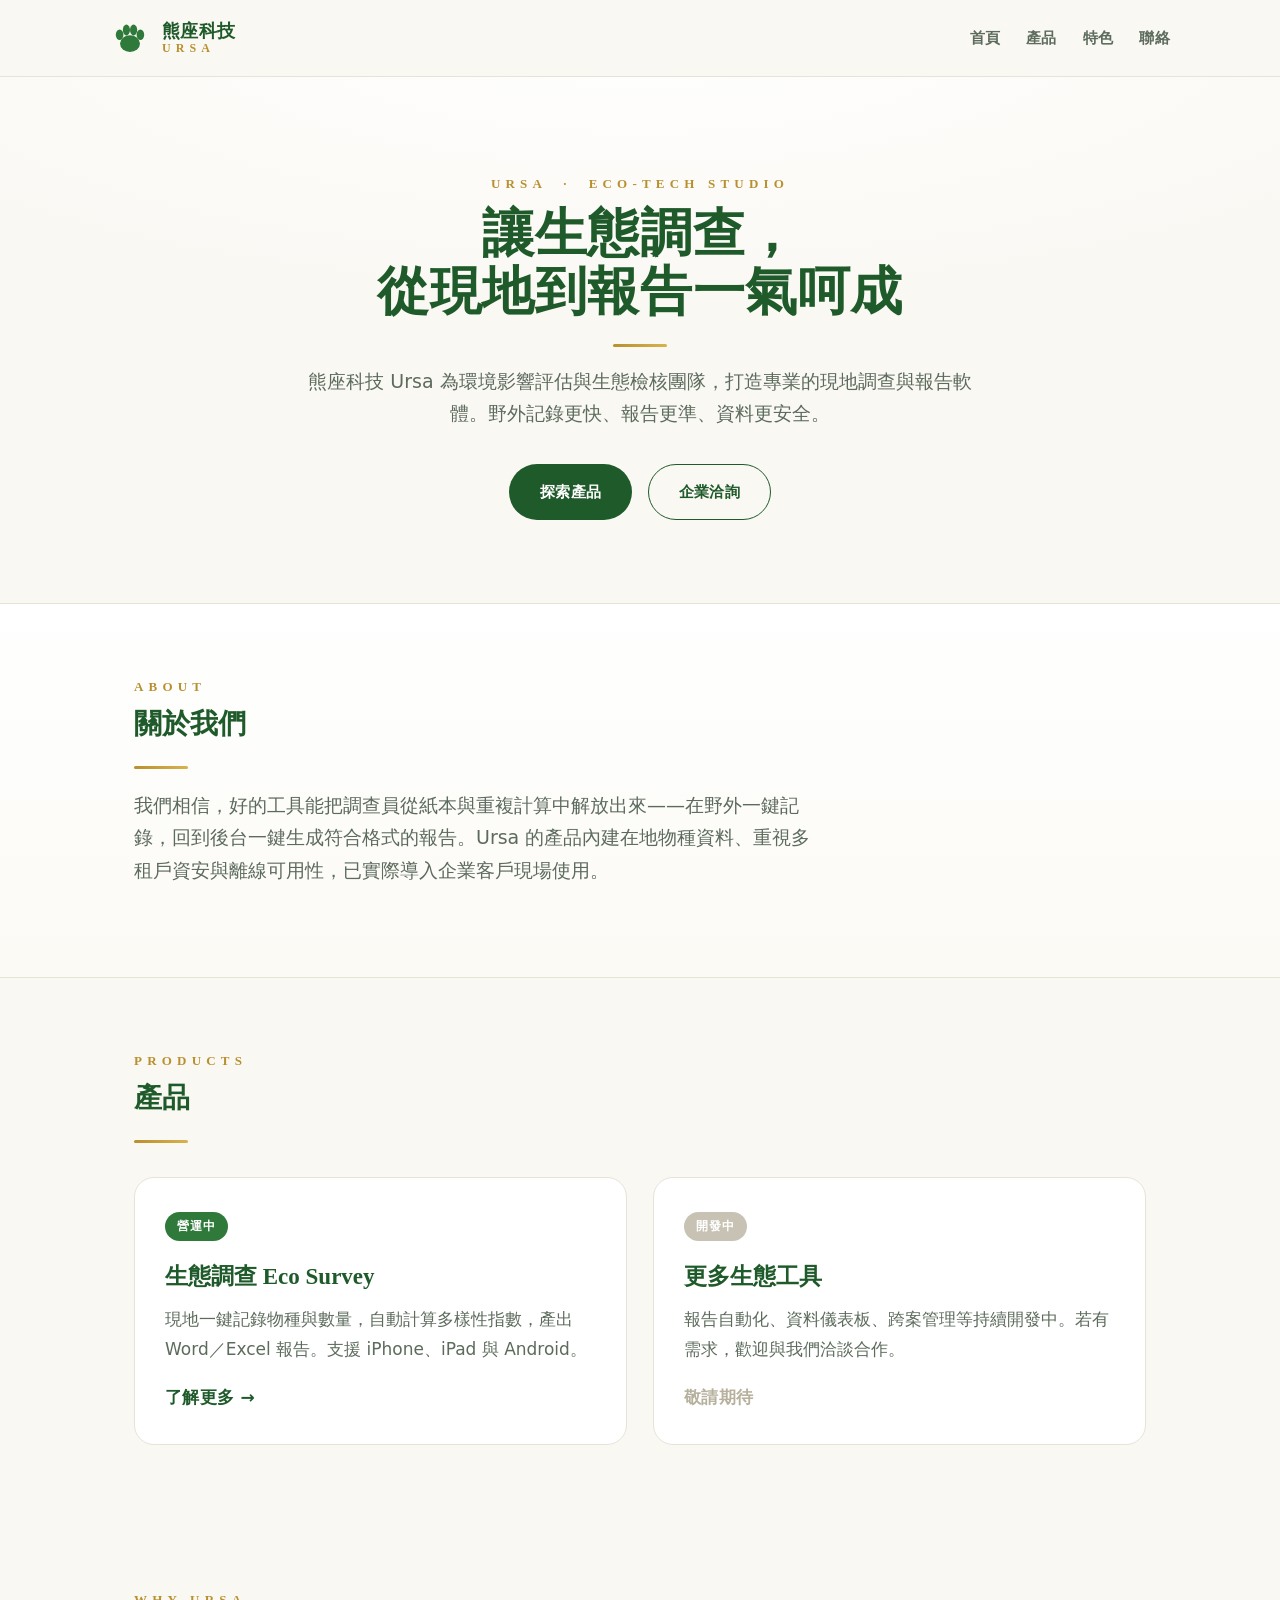
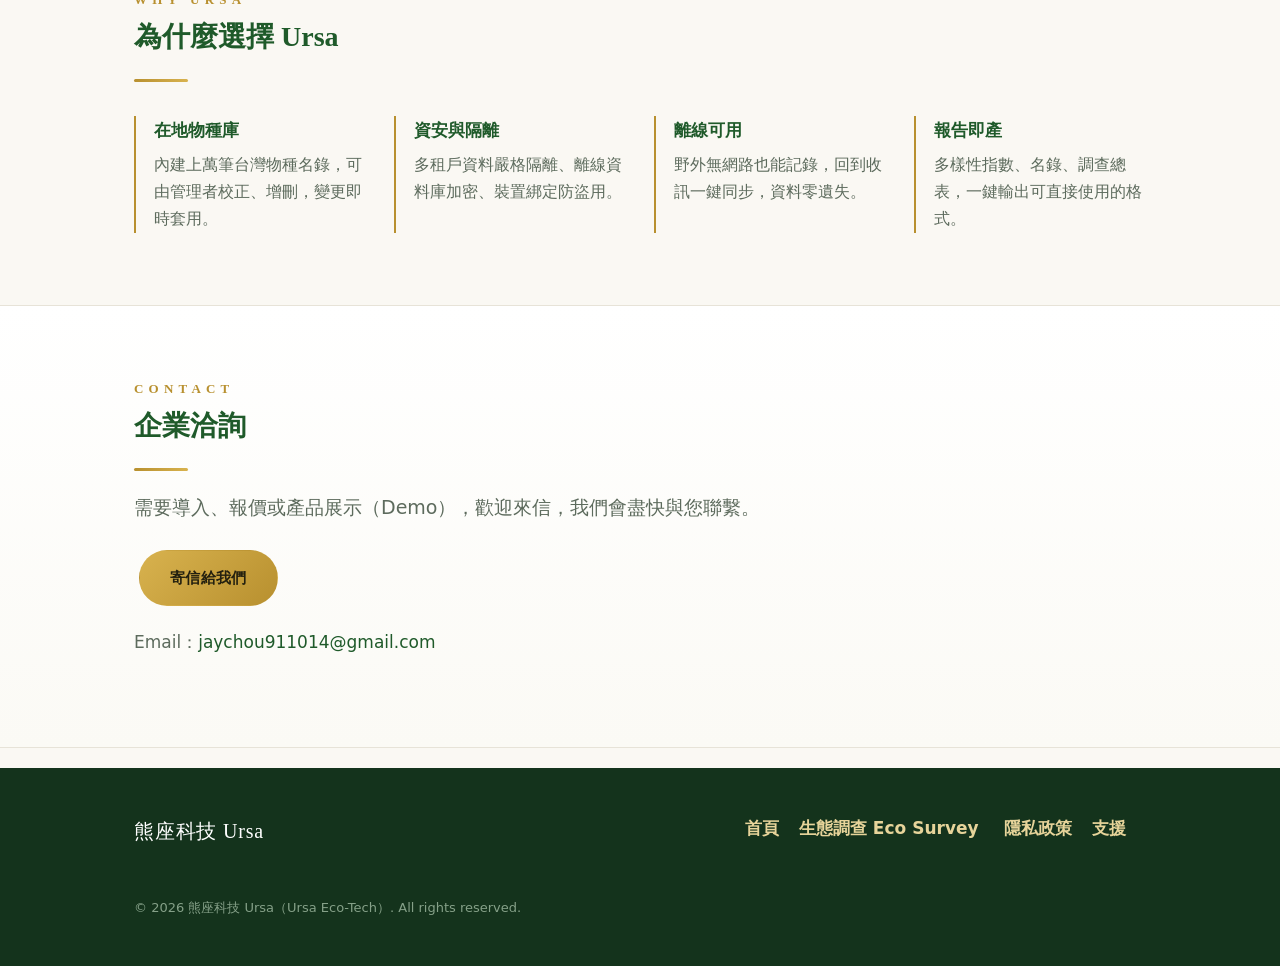
<file: index.html>
<!DOCTYPE html>
<html lang="zh-Hant">
<head>
<meta charset="UTF-8">
<meta name="viewport" content="width=device-width, initial-scale=1.0">
<title>熊座科技 Ursa — 生態調查與報告軟體</title>
<meta name="description" content="熊座科技 Ursa：為環境影響評估與生態檢核團隊，打造從現地調查到報告產出的一站式軟體。">
<link rel="stylesheet" href="style.css">
</head>
<body>
<header class="site-head">
  <div class="container head-row">
    <a class="brand" href="index.html">
      <svg class="mark" viewBox="0 0 100 100" aria-hidden="true"><g fill="#2f7a3a">
        <ellipse cx="50" cy="64" rx="25" ry="21"/><ellipse cx="24" cy="42" rx="9.5" ry="13"/>
        <ellipse cx="41" cy="30" rx="9" ry="13.5"/><ellipse cx="59" cy="30" rx="9" ry="13.5"/>
        <ellipse cx="76" cy="42" rx="9.5" ry="13"/></g></svg>
      <span class="name"><b>熊座科技</b><span>URSA</span></span>
    </a>
    <nav class="site-nav"><a href="index.html">首頁</a><a href="#products">產品</a><a href="#why">特色</a><a href="#contact">聯絡</a></nav>
  </div>
</header>

<section class="hero">
  <div class="container">
    <div class="eyebrow">Ursa &nbsp;·&nbsp; Eco-Tech Studio</div>
    <h1>讓生態調查，<br>從現地到報告一氣呵成</h1>
    <div class="rule"></div>
    <p class="lead">熊座科技 Ursa 為環境影響評估與生態檢核團隊，打造專業的現地調查與報告軟體。野外記錄更快、報告更準、資料更安全。</p>
    <a class="btn btn-primary" href="#products">探索產品</a>
    <a class="btn btn-outline" href="#contact">企業洽詢</a>
  </div>
</section>

<div class="band"><div class="container"><section>
  <div class="eyebrow">About</div>
  <h2>關於我們</h2><div class="rule"></div>
  <p class="lead" style="margin-top:20px">我們相信，好的工具能把調查員從紙本與重複計算中解放出來——在野外一鍵記錄，回到後台一鍵生成符合格式的報告。Ursa 的產品內建在地物種資料、重視多租戶資安與離線可用性，已實際導入企業客戶現場使用。</p>
</section></div></div>

<div class="container">
  <section id="products">
    <div class="eyebrow">Products</div>
    <h2>產品</h2><div class="rule"></div>
    <div class="grid">
      <a class="product" href="eco-survey.html">
        <span class="tag">營運中</span>
        <h3>生態調查 Eco Survey</h3>
        <p>現地一鍵記錄物種與數量，自動計算多樣性指數，產出 Word／Excel 報告。支援 iPhone、iPad 與 Android。</p>
        <div class="go">了解更多 &rarr;</div>
      </a>
      <div class="product" style="cursor:default">
        <span class="tag soon">開發中</span>
        <h3>更多生態工具</h3>
        <p>報告自動化、資料儀表板、跨案管理等持續開發中。若有需求，歡迎與我們洽談合作。</p>
        <div class="go" style="color:#b6b09c">敬請期待</div>
      </div>
    </div>
  </section>

  <section id="why">
    <div class="eyebrow">Why Ursa</div>
    <h2>為什麼選擇 Ursa</h2><div class="rule"></div>
    <div class="values">
      <div class="value"><h4>在地物種庫</h4><p>內建上萬筆台灣物種名錄，可由管理者校正、增刪，變更即時套用。</p></div>
      <div class="value"><h4>資安與隔離</h4><p>多租戶資料嚴格隔離、離線資料庫加密、裝置綁定防盜用。</p></div>
      <div class="value"><h4>離線可用</h4><p>野外無網路也能記錄，回到收訊一鍵同步，資料零遺失。</p></div>
      <div class="value"><h4>報告即產</h4><p>多樣性指數、名錄、調查總表，一鍵輸出可直接使用的格式。</p></div>
    </div>
  </section>
</div>

<div class="band"><div class="container"><section id="contact">
  <div class="eyebrow">Contact</div>
  <h2>企業洽詢</h2><div class="rule"></div>
  <p class="lead" style="margin-top:20px">需要導入、報價或產品展示（Demo），歡迎來信，我們會盡快與您聯繫。</p>
  <p style="margin-top:22px"><a class="btn btn-gold" href="mailto:jaychou911014@gmail.com">寄信給我們</a></p>
  <p class="muted" style="margin-top:12px">Email：<a href="mailto:jaychou911014@gmail.com">jaychou911014@gmail.com</a></p>
</section></div></div>

<footer class="site-foot">
  <div class="container cols">
    <div class="fbrand">熊座科技 Ursa</div>
    <div>
      <a href="index.html">首頁</a><a href="eco-survey.html">生態調查 Eco Survey</a>
      <a href="privacy.html">隱私政策</a><a href="support.html">支援</a>
    </div>
    <div class="fine">© 2026 熊座科技 Ursa（Ursa Eco-Tech）. All rights reserved.</div>
  </div>
</footer>
</body>
</html>
</file>
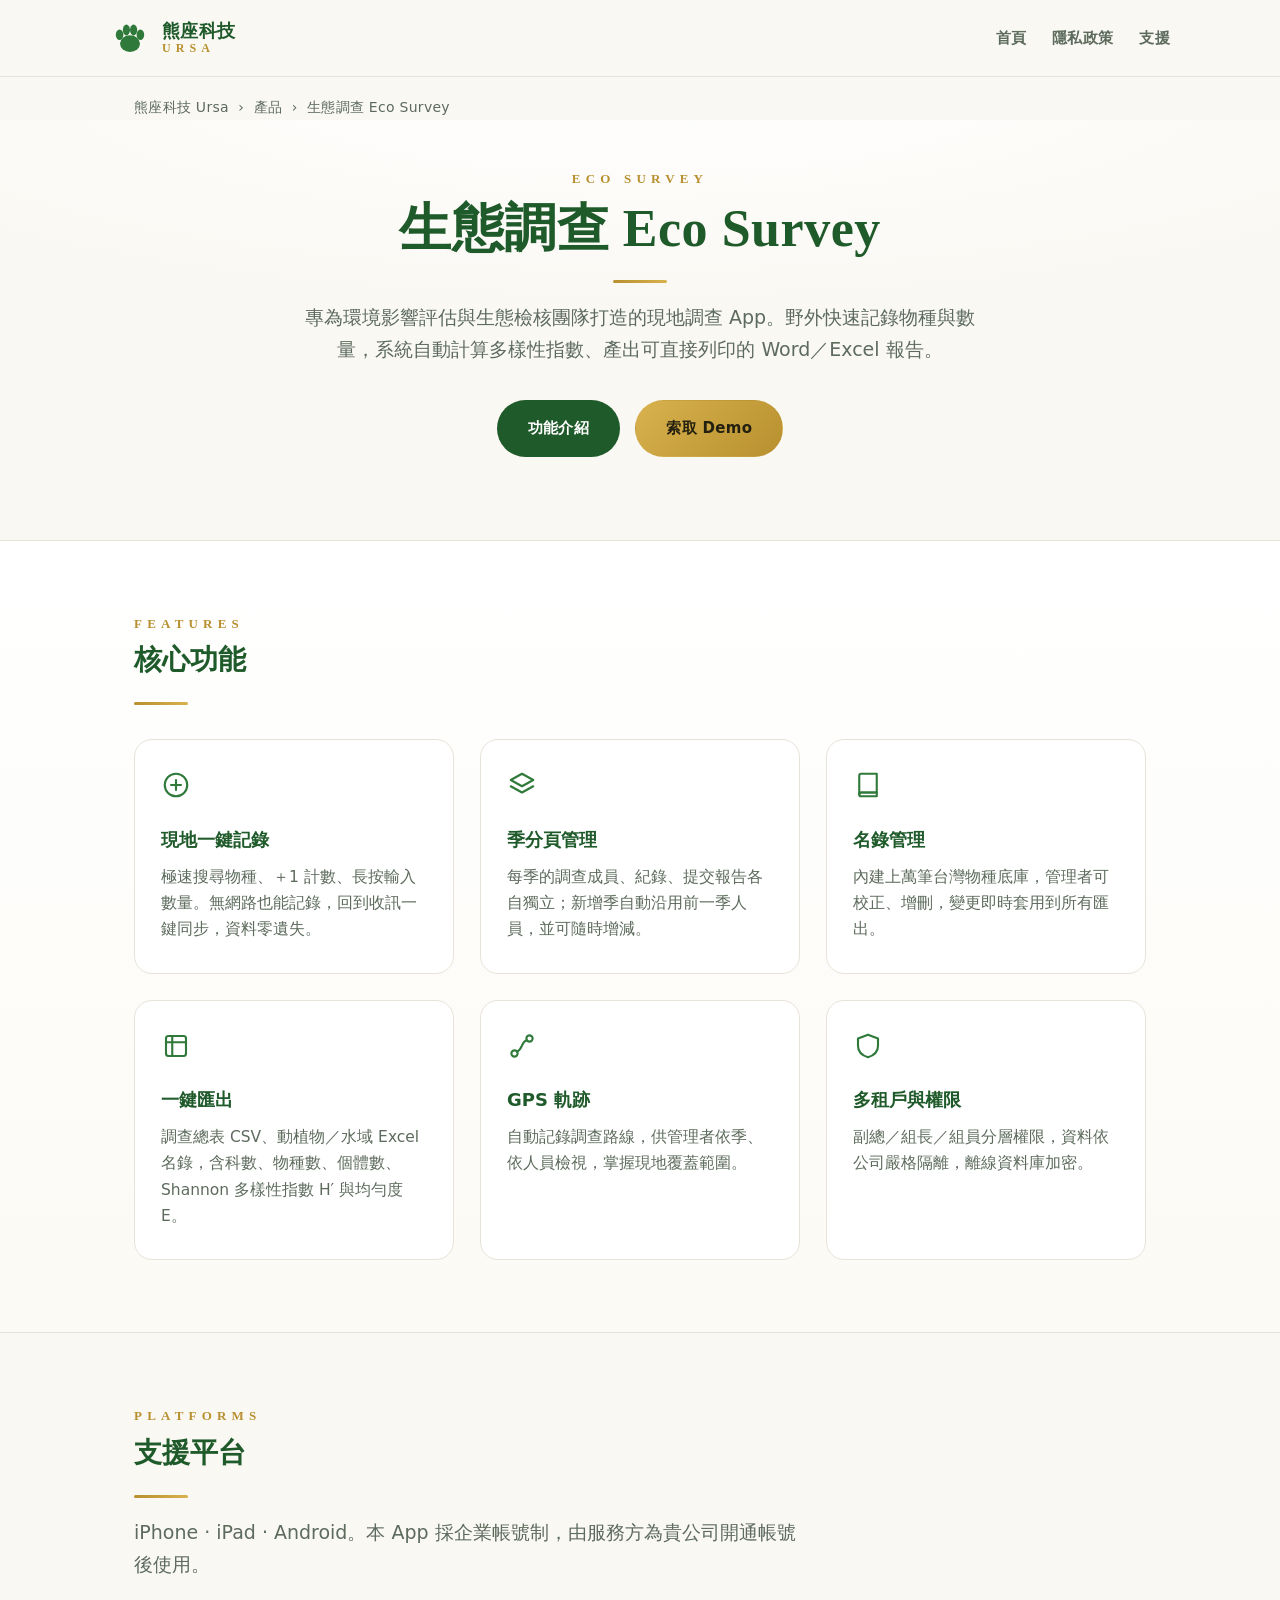
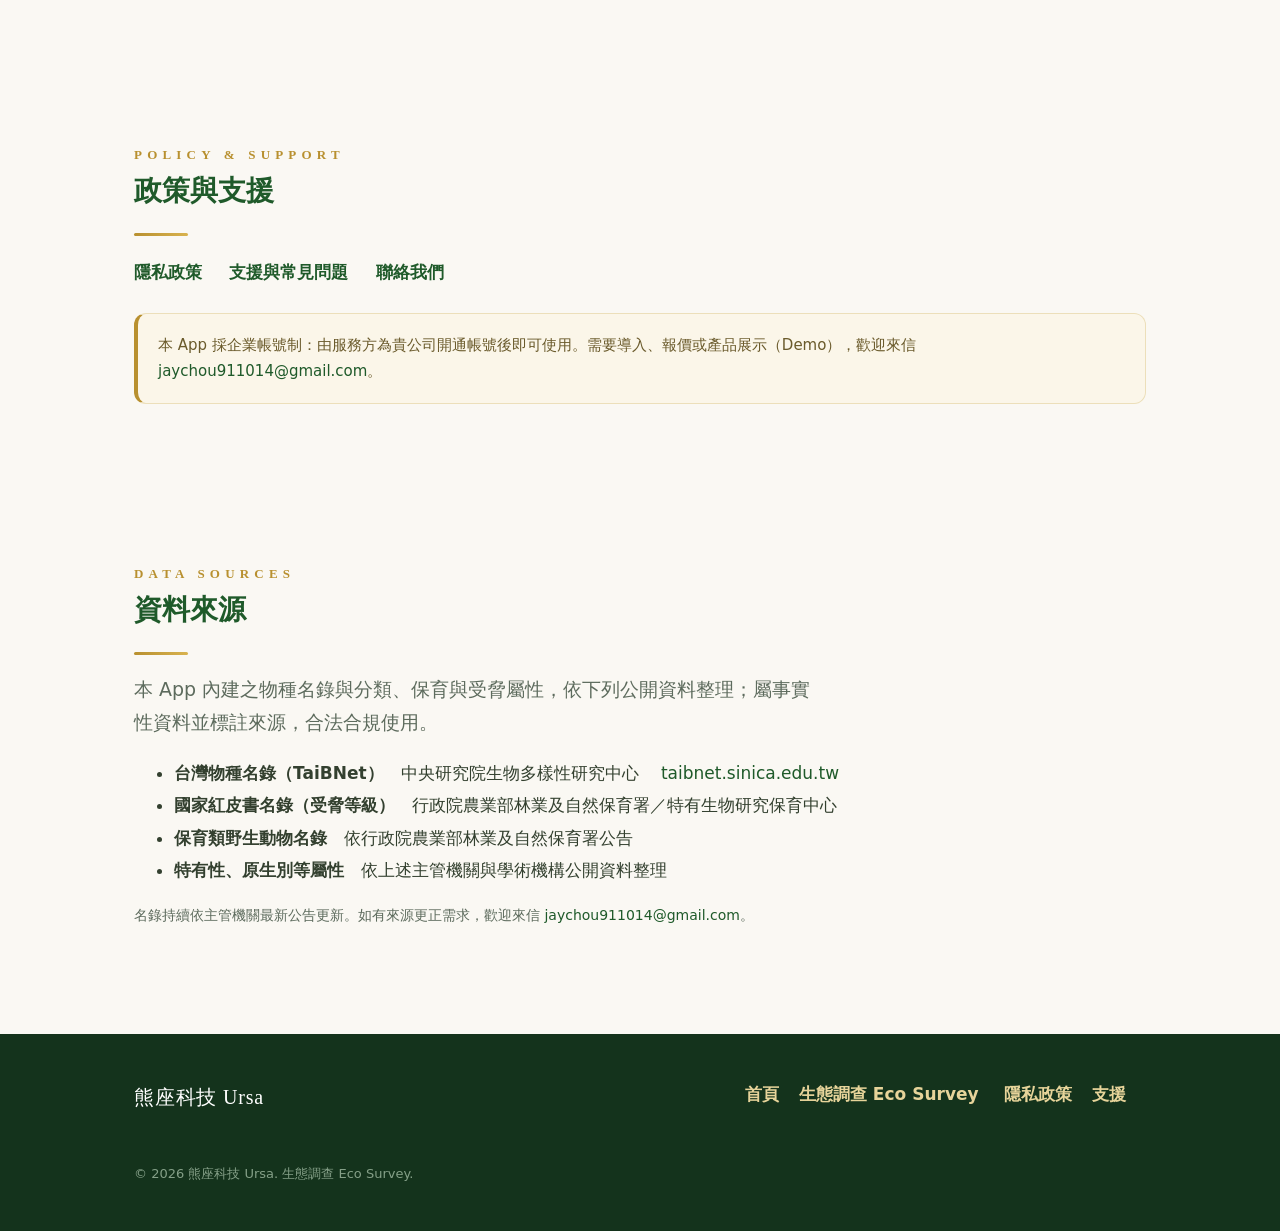
<file: eco-survey.html>
<!DOCTYPE html>
<html lang="zh-Hant">
<head>
<meta charset="UTF-8">
<meta name="viewport" content="width=device-width, initial-scale=1.0">
<title>生態調查 Eco Survey — 熊座科技 Ursa</title>
<meta name="description" content="生態調查 Eco Survey：現地一鍵記錄物種，後台一鍵產出 Word/Excel 報告與多樣性指數。熊座科技 Ursa 出品。">
<link rel="stylesheet" href="style.css">
</head>
<body>
<header class="site-head">
  <div class="container head-row">
    <a class="brand" href="index.html">
      <svg class="mark" viewBox="0 0 100 100" aria-hidden="true"><g fill="#2f7a3a">
        <ellipse cx="50" cy="64" rx="25" ry="21"/><ellipse cx="24" cy="42" rx="9.5" ry="13"/>
        <ellipse cx="41" cy="30" rx="9" ry="13.5"/><ellipse cx="59" cy="30" rx="9" ry="13.5"/>
        <ellipse cx="76" cy="42" rx="9.5" ry="13"/></g></svg>
      <span class="name"><b>熊座科技</b><span>URSA</span></span>
    </a>
    <nav class="site-nav"><a href="index.html">首頁</a><a href="privacy.html">隱私政策</a><a href="support.html">支援</a></nav>
  </div>
</header>

<div class="container">
  <div class="crumb"><a href="index.html">熊座科技 Ursa</a> &nbsp;&rsaquo;&nbsp; 產品 &nbsp;&rsaquo;&nbsp; 生態調查 Eco Survey</div>
</div>

<section class="hero" style="padding-top:48px">
  <div class="container">
    <div class="eyebrow">Eco Survey</div>
    <h1>生態調查 Eco Survey</h1>
    <div class="rule"></div>
    <p class="lead">專為環境影響評估與生態檢核團隊打造的現地調查 App。野外快速記錄物種與數量，系統自動計算多樣性指數、產出可直接列印的 Word／Excel 報告。</p>
    <a class="btn btn-primary" href="#features">功能介紹</a>
    <a class="btn btn-gold" href="mailto:jaychou911014@gmail.com">索取 Demo</a>
  </div>
</section>

<div class="band"><div class="container"><section id="features">
  <div class="eyebrow">Features</div>
  <h2>核心功能</h2><div class="rule"></div>
  <div class="grid">
    <div class="card">
      <svg class="ic" viewBox="0 0 24 24" fill="none" stroke="currentColor" stroke-width="1.7" stroke-linecap="round" stroke-linejoin="round"><circle cx="12" cy="12" r="9"/><path d="M12 8v8M8 12h8"/></svg>
      <h3>現地一鍵記錄</h3><p>極速搜尋物種、＋1 計數、長按輸入數量。無網路也能記錄，回到收訊一鍵同步，資料零遺失。</p>
    </div>
    <div class="card">
      <svg class="ic" viewBox="0 0 24 24" fill="none" stroke="currentColor" stroke-width="1.7" stroke-linecap="round" stroke-linejoin="round"><path d="M12 3l9 5-9 5-9-5 9-5z"/><path d="M3 13l9 5 9-5"/></svg>
      <h3>季分頁管理</h3><p>每季的調查成員、紀錄、提交報告各自獨立；新增季自動沿用前一季人員，並可隨時增減。</p>
    </div>
    <div class="card">
      <svg class="ic" viewBox="0 0 24 24" fill="none" stroke="currentColor" stroke-width="1.7" stroke-linecap="round" stroke-linejoin="round"><path d="M5 4.5A1.5 1.5 0 0 1 6.5 3H19v15H6.5A1.5 1.5 0 0 0 5 19.5z"/><path d="M5 19.5A1.5 1.5 0 0 1 6.5 18H19v3H6.5A1.5 1.5 0 0 1 5 19.5z"/></svg>
      <h3>名錄管理</h3><p>內建上萬筆台灣物種底庫，管理者可校正、增刪，變更即時套用到所有匯出。</p>
    </div>
    <div class="card">
      <svg class="ic" viewBox="0 0 24 24" fill="none" stroke="currentColor" stroke-width="1.7" stroke-linecap="round" stroke-linejoin="round"><rect x="4" y="4" width="16" height="16" rx="2"/><path d="M4 9h16M9 4v16"/></svg>
      <h3>一鍵匯出</h3><p>調查總表 CSV、動植物／水域 Excel 名錄，含科數、物種數、個體數、Shannon 多樣性指數 H′ 與均勻度 E。</p>
    </div>
    <div class="card">
      <svg class="ic" viewBox="0 0 24 24" fill="none" stroke="currentColor" stroke-width="1.7" stroke-linecap="round" stroke-linejoin="round"><circle cx="6" cy="18" r="2.5"/><circle cx="18" cy="6" r="2.5"/><path d="M8.2 16.4C13 14 11 9 15.8 7.4"/></svg>
      <h3>GPS 軌跡</h3><p>自動記錄調查路線，供管理者依季、依人員檢視，掌握現地覆蓋範圍。</p>
    </div>
    <div class="card">
      <svg class="ic" viewBox="0 0 24 24" fill="none" stroke="currentColor" stroke-width="1.7" stroke-linecap="round" stroke-linejoin="round"><path d="M12 3l8 3v6c0 5-3.5 7.6-8 9-4.5-1.4-8-4-8-9V6l8-3z"/></svg>
      <h3>多租戶與權限</h3><p>副總／組長／組員分層權限，資料依公司嚴格隔離，離線資料庫加密。</p>
    </div>
  </div>
</section></div></div>

<div class="container">
  <section>
    <div class="eyebrow">Platforms</div>
    <h2>支援平台</h2><div class="rule"></div>
    <p class="lead" style="margin-top:18px">iPhone · iPad · Android。本 App 採企業帳號制，由服務方為貴公司開通帳號後使用。</p>
  </section>

  <section>
    <div class="eyebrow">Policy &amp; Support</div>
    <h2>政策與支援</h2><div class="rule"></div>
    <p class="links" style="margin-top:22px">
      <a href="privacy.html">隱私政策</a>
      <a href="support.html">支援與常見問題</a>
      <a href="mailto:jaychou911014@gmail.com">聯絡我們</a>
    </p>
    <p class="callout" style="margin-top:14px">本 App 採企業帳號制：由服務方為貴公司開通帳號後即可使用。需要導入、報價或產品展示（Demo），歡迎來信 <a href="mailto:jaychou911014@gmail.com">jaychou911014@gmail.com</a>。</p>
  </section>

  <section>
    <div class="eyebrow">Data Sources</div>
    <h2>資料來源</h2><div class="rule"></div>
    <p class="lead" style="margin-top:18px">本 App 內建之物種名錄與分類、保育與受脅屬性，依下列公開資料整理；屬事實性資料並標註來源，合法合規使用。</p>
    <ul style="color:#33402f;max-width:780px;line-height:1.9">
      <li><strong>台灣物種名錄（TaiBNet）</strong>　中央研究院生物多樣性研究中心　&nbsp;<a href="https://taibnet.sinica.edu.tw/" target="_blank" rel="noopener">taibnet.sinica.edu.tw</a></li>
      <li><strong>國家紅皮書名錄（受脅等級）</strong>　行政院農業部林業及自然保育署／特有生物研究保育中心</li>
      <li><strong>保育類野生動物名錄</strong>　依行政院農業部林業及自然保育署公告</li>
      <li><strong>特有性、原生別等屬性</strong>　依上述主管機關與學術機構公開資料整理</li>
    </ul>
    <p class="muted" style="font-size:14px">名錄持續依主管機關最新公告更新。如有來源更正需求，歡迎來信 <a href="mailto:jaychou911014@gmail.com">jaychou911014@gmail.com</a>。</p>
  </section>
</div>

<footer class="site-foot">
  <div class="container cols">
    <div class="fbrand">熊座科技 Ursa</div>
    <div>
      <a href="index.html">首頁</a><a href="eco-survey.html">生態調查 Eco Survey</a>
      <a href="privacy.html">隱私政策</a><a href="support.html">支援</a>
    </div>
    <div class="fine">© 2026 熊座科技 Ursa. 生態調查 Eco Survey.</div>
  </div>
</footer>
</body>
</html>
</file>
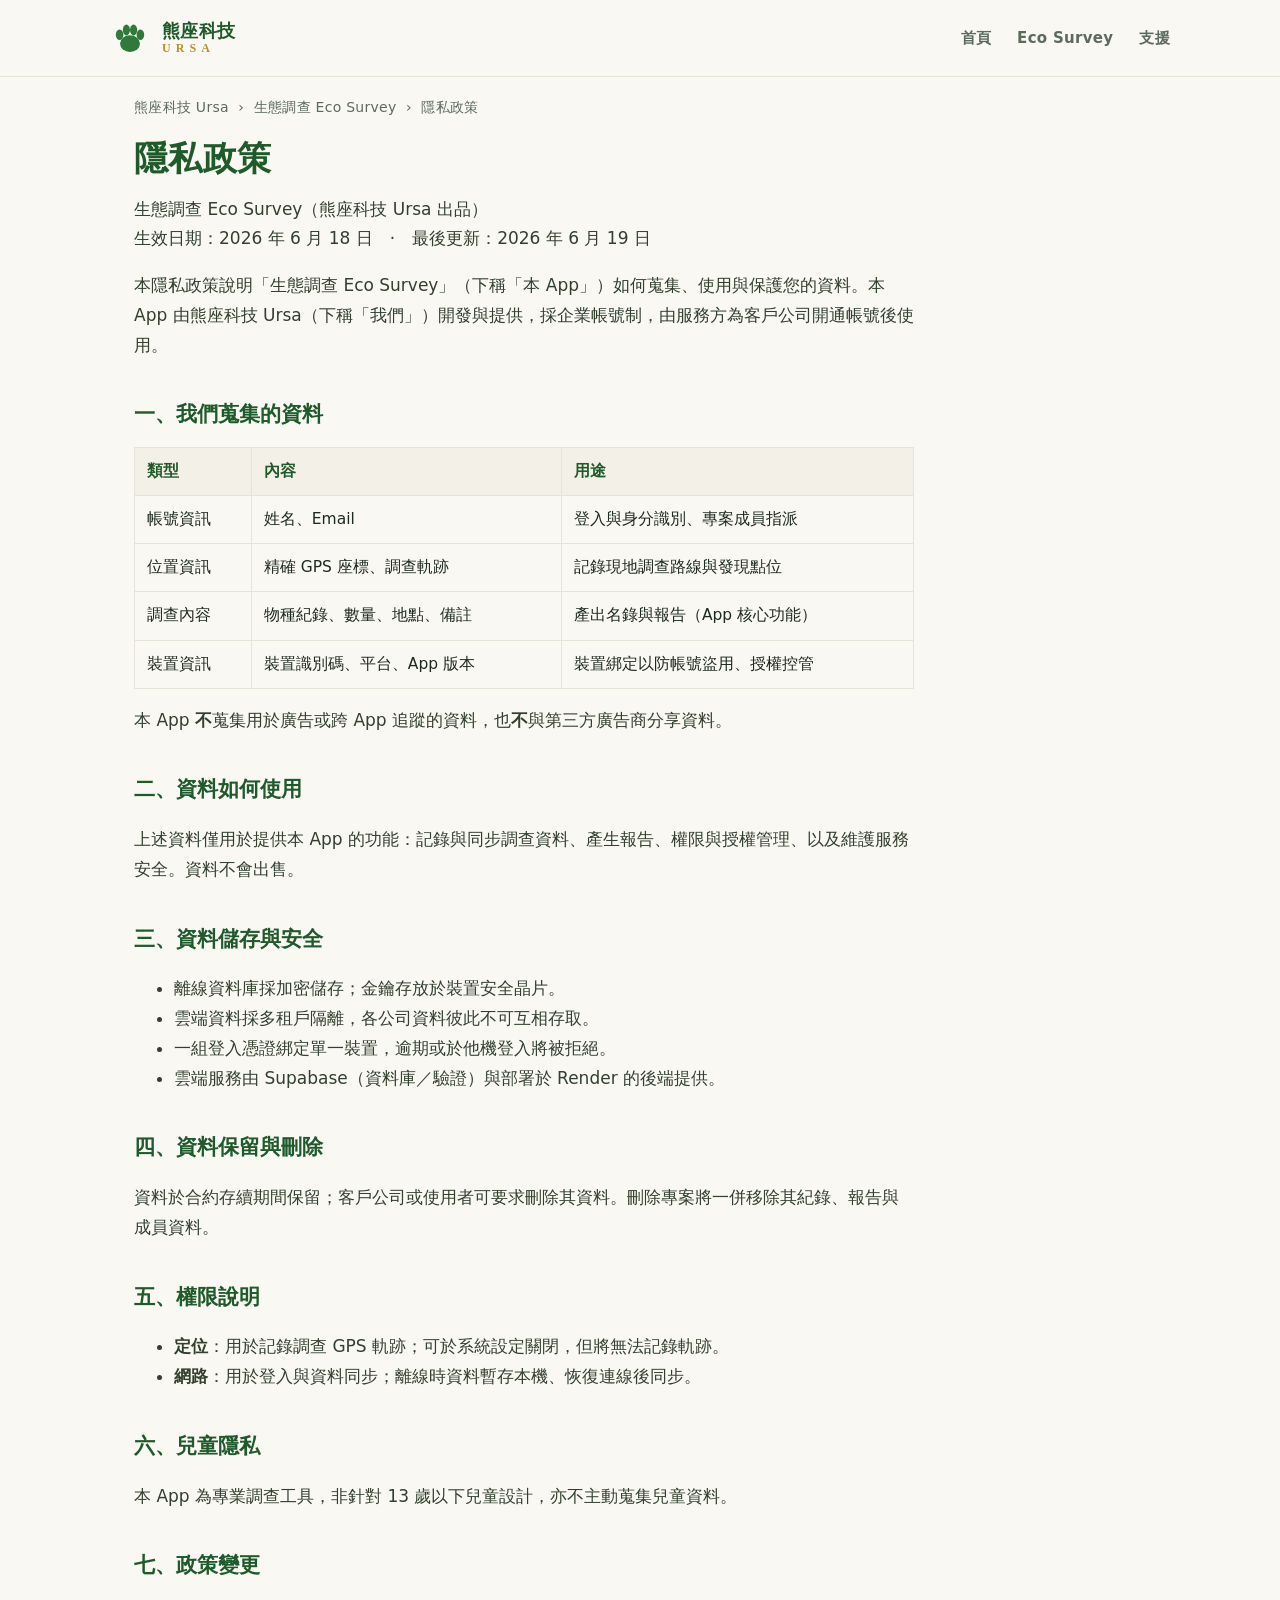
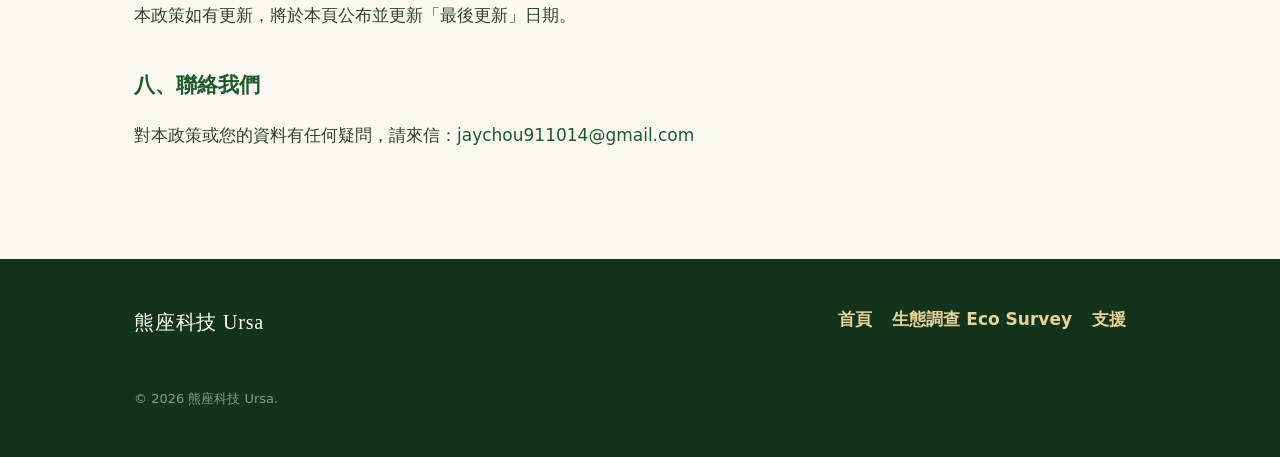
<file: privacy.html>
<!DOCTYPE html>
<html lang="zh-Hant">
<head>
<meta charset="UTF-8">
<meta name="viewport" content="width=device-width, initial-scale=1.0">
<title>隱私政策 — 生態調查 Eco Survey | 熊座科技 Ursa</title>
<link rel="stylesheet" href="style.css">
</head>
<body>
<header class="site-head">
  <div class="container head-row">
    <a class="brand" href="index.html">
      <svg class="mark" viewBox="0 0 100 100" aria-hidden="true"><g fill="#2f7a3a">
        <ellipse cx="50" cy="64" rx="25" ry="21"/><ellipse cx="24" cy="42" rx="9.5" ry="13"/>
        <ellipse cx="41" cy="30" rx="9" ry="13.5"/><ellipse cx="59" cy="30" rx="9" ry="13.5"/>
        <ellipse cx="76" cy="42" rx="9.5" ry="13"/></g></svg>
      <span class="name"><b>熊座科技</b><span>URSA</span></span>
    </a>
    <nav class="site-nav"><a href="index.html">首頁</a><a href="eco-survey.html">Eco Survey</a><a href="support.html">支援</a></nav>
  </div>
</header>

<div class="container">
  <div class="crumb"><a href="index.html">熊座科技 Ursa</a> &nbsp;&rsaquo;&nbsp; <a href="eco-survey.html">生態調查 Eco Survey</a> &nbsp;&rsaquo;&nbsp; 隱私政策</div>
  <div class="prose">
    <h1 style="font-size:34px;margin-top:20px">隱私政策</h1>
    <p class="muted">生態調查 Eco Survey（熊座科技 Ursa 出品）<br>生效日期：2026 年 6 月 18 日　·　最後更新：2026 年 6 月 19 日</p>

    <p>本隱私政策說明「生態調查 Eco Survey」（下稱「本 App」）如何蒐集、使用與保護您的資料。本 App 由熊座科技 Ursa（下稱「我們」）開發與提供，採企業帳號制，由服務方為客戶公司開通帳號後使用。</p>

    <h2>一、我們蒐集的資料</h2>
    <table>
      <tr><th>類型</th><th>內容</th><th>用途</th></tr>
      <tr><td>帳號資訊</td><td>姓名、Email</td><td>登入與身分識別、專案成員指派</td></tr>
      <tr><td>位置資訊</td><td>精確 GPS 座標、調查軌跡</td><td>記錄現地調查路線與發現點位</td></tr>
      <tr><td>調查內容</td><td>物種紀錄、數量、地點、備註</td><td>產出名錄與報告（App 核心功能）</td></tr>
      <tr><td>裝置資訊</td><td>裝置識別碼、平台、App 版本</td><td>裝置綁定以防帳號盜用、授權控管</td></tr>
    </table>
    <p>本 App <strong>不</strong>蒐集用於廣告或跨 App 追蹤的資料，也<strong>不</strong>與第三方廣告商分享資料。</p>

    <h2>二、資料如何使用</h2>
    <p>上述資料僅用於提供本 App 的功能：記錄與同步調查資料、產生報告、權限與授權管理、以及維護服務安全。資料不會出售。</p>

    <h2>三、資料儲存與安全</h2>
    <ul>
      <li>離線資料庫採加密儲存；金鑰存放於裝置安全晶片。</li>
      <li>雲端資料採多租戶隔離，各公司資料彼此不可互相存取。</li>
      <li>一組登入憑證綁定單一裝置，逾期或於他機登入將被拒絕。</li>
      <li>雲端服務由 Supabase（資料庫／驗證）與部署於 Render 的後端提供。</li>
    </ul>

    <h2>四、資料保留與刪除</h2>
    <p>資料於合約存續期間保留；客戶公司或使用者可要求刪除其資料。刪除專案將一併移除其紀錄、報告與成員資料。</p>

    <h2>五、權限說明</h2>
    <ul>
      <li><strong>定位</strong>：用於記錄調查 GPS 軌跡；可於系統設定關閉，但將無法記錄軌跡。</li>
      <li><strong>網路</strong>：用於登入與資料同步；離線時資料暫存本機、恢復連線後同步。</li>
    </ul>

    <h2>六、兒童隱私</h2>
    <p>本 App 為專業調查工具，非針對 13 歲以下兒童設計，亦不主動蒐集兒童資料。</p>

    <h2>七、政策變更</h2>
    <p>本政策如有更新，將於本頁公布並更新「最後更新」日期。</p>

    <h2>八、聯絡我們</h2>
    <p>對本政策或您的資料有任何疑問，請來信：<a href="mailto:jaychou911014@gmail.com">jaychou911014@gmail.com</a></p>
  </div>
</div>

<footer class="site-foot">
  <div class="container cols">
    <div class="fbrand">熊座科技 Ursa</div>
    <div><a href="index.html">首頁</a><a href="eco-survey.html">生態調查 Eco Survey</a><a href="support.html">支援</a></div>
    <div class="fine">© 2026 熊座科技 Ursa.</div>
  </div>
</footer>
</body>
</html>
</file>
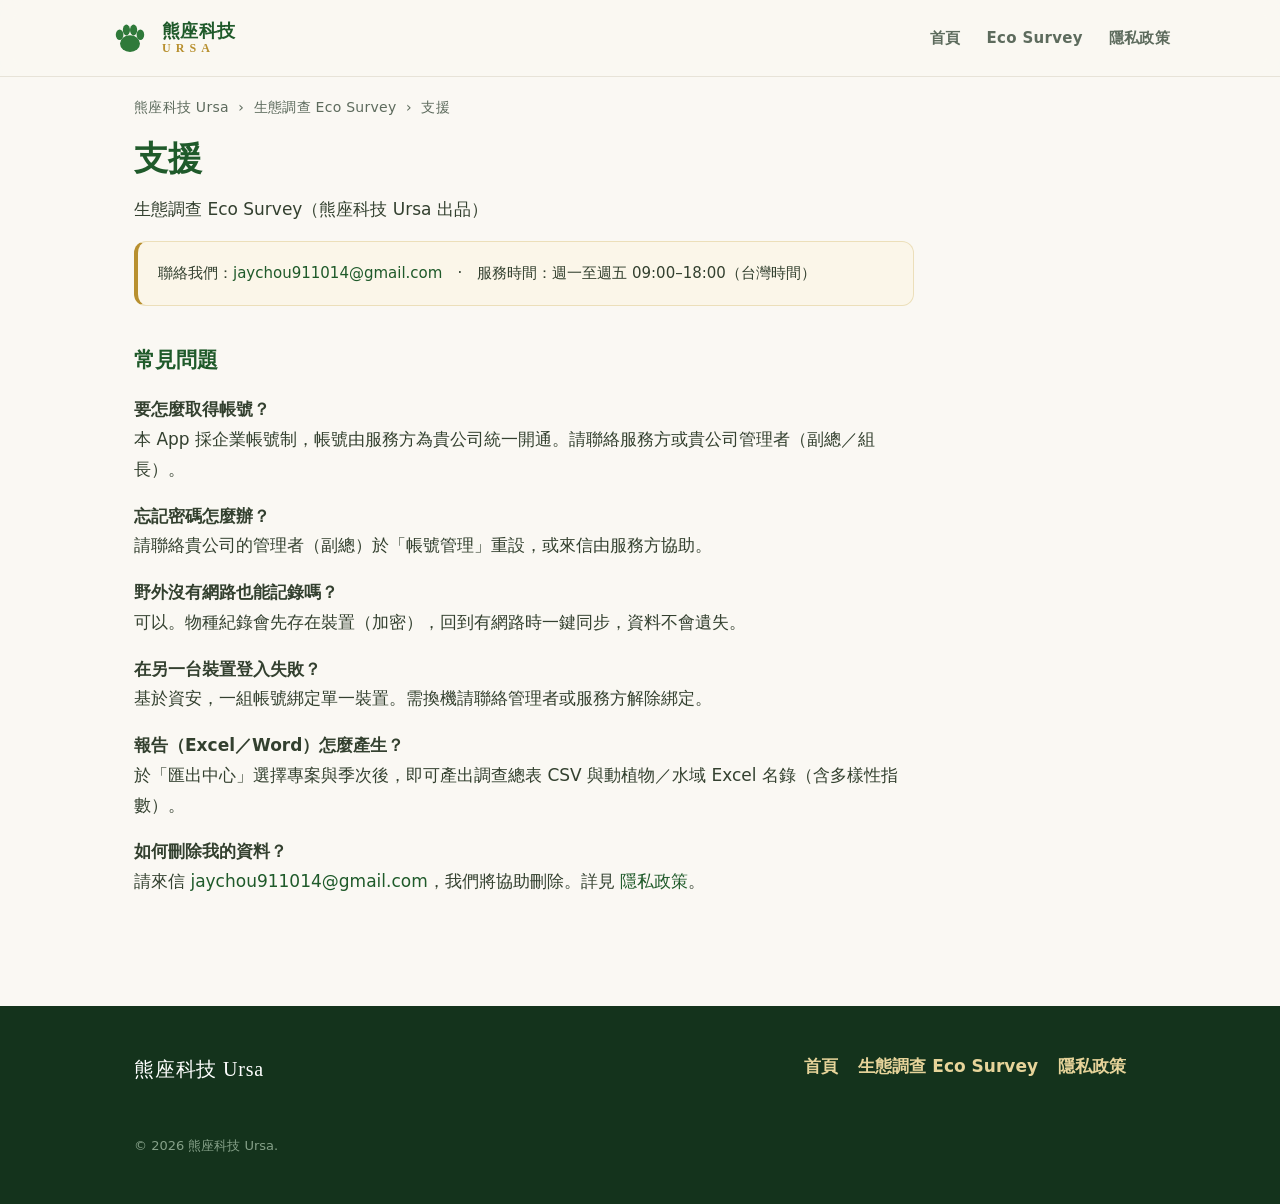
<file: support.html>
<!DOCTYPE html>
<html lang="zh-Hant">
<head>
<meta charset="UTF-8">
<meta name="viewport" content="width=device-width, initial-scale=1.0">
<title>支援 — 生態調查 Eco Survey | 熊座科技 Ursa</title>
<link rel="stylesheet" href="style.css">
</head>
<body>
<header class="site-head">
  <div class="container head-row">
    <a class="brand" href="index.html">
      <svg class="mark" viewBox="0 0 100 100" aria-hidden="true"><g fill="#2f7a3a">
        <ellipse cx="50" cy="64" rx="25" ry="21"/><ellipse cx="24" cy="42" rx="9.5" ry="13"/>
        <ellipse cx="41" cy="30" rx="9" ry="13.5"/><ellipse cx="59" cy="30" rx="9" ry="13.5"/>
        <ellipse cx="76" cy="42" rx="9.5" ry="13"/></g></svg>
      <span class="name"><b>熊座科技</b><span>URSA</span></span>
    </a>
    <nav class="site-nav"><a href="index.html">首頁</a><a href="eco-survey.html">Eco Survey</a><a href="privacy.html">隱私政策</a></nav>
  </div>
</header>

<div class="container">
  <div class="crumb"><a href="index.html">熊座科技 Ursa</a> &nbsp;&rsaquo;&nbsp; <a href="eco-survey.html">生態調查 Eco Survey</a> &nbsp;&rsaquo;&nbsp; 支援</div>
  <div class="prose">
    <h1 style="font-size:34px;margin-top:20px">支援</h1>
    <p class="muted">生態調查 Eco Survey（熊座科技 Ursa 出品）</p>

    <p class="callout">聯絡我們：<a href="mailto:jaychou911014@gmail.com">jaychou911014@gmail.com</a>　·　服務時間：週一至週五 09:00–18:00（台灣時間）</p>

    <h2>常見問題</h2>

    <p><strong>要怎麼取得帳號？</strong><br>本 App 採企業帳號制，帳號由服務方為貴公司統一開通。請聯絡服務方或貴公司管理者（副總／組長）。</p>

    <p><strong>忘記密碼怎麼辦？</strong><br>請聯絡貴公司的管理者（副總）於「帳號管理」重設，或來信由服務方協助。</p>

    <p><strong>野外沒有網路也能記錄嗎？</strong><br>可以。物種紀錄會先存在裝置（加密），回到有網路時一鍵同步，資料不會遺失。</p>

    <p><strong>在另一台裝置登入失敗？</strong><br>基於資安，一組帳號綁定單一裝置。需換機請聯絡管理者或服務方解除綁定。</p>

    <p><strong>報告（Excel／Word）怎麼產生？</strong><br>於「匯出中心」選擇專案與季次後，即可產出調查總表 CSV 與動植物／水域 Excel 名錄（含多樣性指數）。</p>

    <p><strong>如何刪除我的資料？</strong><br>請來信 <a href="mailto:jaychou911014@gmail.com">jaychou911014@gmail.com</a>，我們將協助刪除。詳見 <a href="privacy.html">隱私政策</a>。</p>
  </div>
</div>

<footer class="site-foot">
  <div class="container cols">
    <div class="fbrand">熊座科技 Ursa</div>
    <div><a href="index.html">首頁</a><a href="eco-survey.html">生態調查 Eco Survey</a><a href="privacy.html">隱私政策</a></div>
    <div class="fine">© 2026 熊座科技 Ursa.</div>
  </div>
</footer>
</body>
</html>
</file>
<file: style.css>
/* 熊座科技 Ursa — 共用樣式（綠金、留白、襯線標題；無 emoji，重質感） */
:root{
  --forest:#14331c; --green:#2f7a3a; --green-d:#1f5a2a;
  --gold:#b8902f; --gold-l:#d8b24e;
  --ink:#1f2a20; --mut:#5d6b5d; --paper:#faf8f3; --card:#ffffff; --line:#e7e3d8;
  --serif:"Iowan Old Style","Apple Garamond",Georgia,"Songti TC","Noto Serif TC",serif;
  --sans:-apple-system,BlinkMacSystemFont,"PingFang TC","Noto Sans TC","Microsoft JhengHei",system-ui,sans-serif;
}
*{box-sizing:border-box}
html{scroll-behavior:smooth}
body{margin:0;background:var(--paper);color:var(--ink);font-family:var(--sans);
  font-size:17px;line-height:1.75;-webkit-font-smoothing:antialiased}
a{color:var(--green-d);text-decoration:none}
a:hover{color:var(--gold)}
.container{max-width:1060px;margin:0 auto;padding:0 24px}

/* ── 頁首 ── */
.site-head{position:sticky;top:0;z-index:20;background:rgba(250,248,243,.86);
  backdrop-filter:saturate(140%) blur(10px);border-bottom:1px solid var(--line)}
.head-row{display:flex;align-items:center;justify-content:space-between;padding:18px 0}
.brand{display:flex;align-items:center;gap:12px;color:var(--ink)}
.brand:hover{color:var(--ink)}
.brand .mark{width:40px;height:40px;flex:none}
.brand .name{font-weight:800;font-size:18px;letter-spacing:.02em;line-height:1.1}
.brand .name b{color:var(--green-d)}
.brand .name span{display:block;font-family:var(--serif);font-weight:600;font-size:12px;
  letter-spacing:.42em;color:var(--gold);margin-top:2px}
.site-nav a{margin-left:26px;color:var(--mut);font-weight:600;font-size:15px;letter-spacing:.02em}
.site-nav a:hover{color:var(--green-d)}

/* ── 區塊 ── */
section{padding:72px 0}
.eyebrow{font-family:var(--serif);letter-spacing:.4em;text-transform:uppercase;
  color:var(--gold);font-size:13px;font-weight:600}
h1{font-family:var(--serif);font-weight:600;color:var(--green-d);
  font-size:clamp(34px,6vw,52px);line-height:1.12;letter-spacing:.01em;margin:.18em 0}
h2{font-family:var(--serif);font-weight:600;color:var(--green-d);font-size:28px;margin:0 0 .2em}
.rule{width:54px;height:3px;background:linear-gradient(90deg,var(--gold),var(--gold-l));
  border-radius:3px;margin:18px 0 0}
.lead{color:var(--mut);font-size:19px;max-width:680px;line-height:1.7}
.muted{color:var(--mut)}

/* ── Hero ── */
.hero{text-align:center;padding:96px 0 78px;
  background:radial-gradient(120% 90% at 50% -10%,#fff 0%,var(--paper) 60%)}
.hero .rule{margin:22px auto 0}
.hero .lead{margin:18px auto 30px}

/* ── 按鈕 ── */
.btn{display:inline-block;font-weight:700;font-size:15px;letter-spacing:.02em;
  padding:14px 30px;border-radius:999px;border:1.5px solid transparent;margin:5px;transition:.15s}
.btn:hover{transform:translateY(-1px)}
.btn-primary{background:var(--green-d);color:#fff} .btn-primary:hover{background:var(--forest);color:#fff}
.btn-outline{background:transparent;color:var(--green-d);border-color:var(--green-d)}
.btn-outline:hover{background:var(--green-d);color:#fff}
.btn-gold{background:linear-gradient(135deg,var(--gold-l),var(--gold));color:#23200f}
.btn-gold:hover{color:#23200f;filter:brightness(1.05)}

/* ── 卡片 / 格線 ── */
.grid{display:grid;grid-template-columns:repeat(auto-fit,minmax(250px,1fr));gap:26px;margin-top:34px}
.card{background:var(--card);border:1px solid var(--line);border-radius:18px;padding:30px 26px}
.card .ic{color:var(--green);width:30px;height:30px;margin-bottom:14px}
.card h3{margin:0 0 8px;color:var(--green-d);font-size:18px;font-weight:800}
.card p{margin:0;color:var(--mut);font-size:15.5px;line-height:1.7}

/* 產品卡（可點） */
.product{display:block;background:var(--card);border:1px solid var(--line);border-radius:20px;
  padding:32px 30px;color:inherit;transition:.18s}
.product:hover{color:inherit;border-color:#d8cfb6;box-shadow:0 16px 40px rgba(20,51,28,.10);transform:translateY(-3px)}
.product .tag{display:inline-block;font-size:12px;font-weight:800;letter-spacing:.08em;
  color:#fff;background:var(--green);border-radius:999px;padding:4px 12px}
.product .tag.soon{background:#c7c2b3;color:#fff}
.product h3{font-family:var(--serif);font-weight:600;color:var(--green-d);font-size:23px;margin:16px 0 8px}
.product p{margin:0;color:var(--mut)}
.product .go{margin-top:18px;color:var(--green-d);font-weight:800;letter-spacing:.02em}

/* 區段背景 */
.band{background:linear-gradient(180deg,#fff,#fbfaf5);border-top:1px solid var(--line);border-bottom:1px solid var(--line)}

/* 條列價值 */
.values{display:grid;grid-template-columns:repeat(auto-fit,minmax(230px,1fr));gap:28px;margin-top:34px}
.value{padding-left:18px;border-left:2px solid var(--gold)}
.value h4{margin:0 0 6px;color:var(--green-d);font-size:17px}
.value p{margin:0;color:var(--mut);font-size:15.5px}

/* 內容頁 */
.crumb{color:var(--mut);font-size:14px;letter-spacing:.02em;padding-top:18px}
.crumb a{color:var(--mut)} .crumb a:hover{color:var(--green-d)}
.prose{max-width:780px;padding-bottom:72px}
.prose h2{font-size:21px;margin-top:36px}
.prose p,.prose li{color:#33402f}
.prose table{border-collapse:collapse;width:100%;margin:14px 0}
.prose th,.prose td{border:1px solid var(--line);padding:10px 12px;text-align:left;font-size:15.5px}
.prose th{background:#f3f0e7;color:var(--green-d)}
.callout{background:#fbf6e9;border:1px solid #ecdfba;border-left:4px solid var(--gold);
  border-radius:12px;padding:18px 20px;color:#6a5a2b;font-size:15px}
.links a{display:inline-block;margin:0 22px 8px 0;font-weight:700;color:var(--green-d)}

/* ── 頁尾 ── */
.site-foot{background:var(--forest);color:#cfe0cf;padding:46px 0;margin-top:20px}
.site-foot .cols{display:flex;flex-wrap:wrap;gap:30px;justify-content:space-between;align-items:flex-start}
.site-foot .fbrand{font-family:var(--serif);font-size:20px;color:#fff;letter-spacing:.04em}
.site-foot a{color:#e7d49a;margin-right:20px;font-weight:600}
.site-foot a:hover{color:#fff}
.site-foot .fine{color:#85a088;font-size:13px;margin-top:18px;width:100%}
</file>
